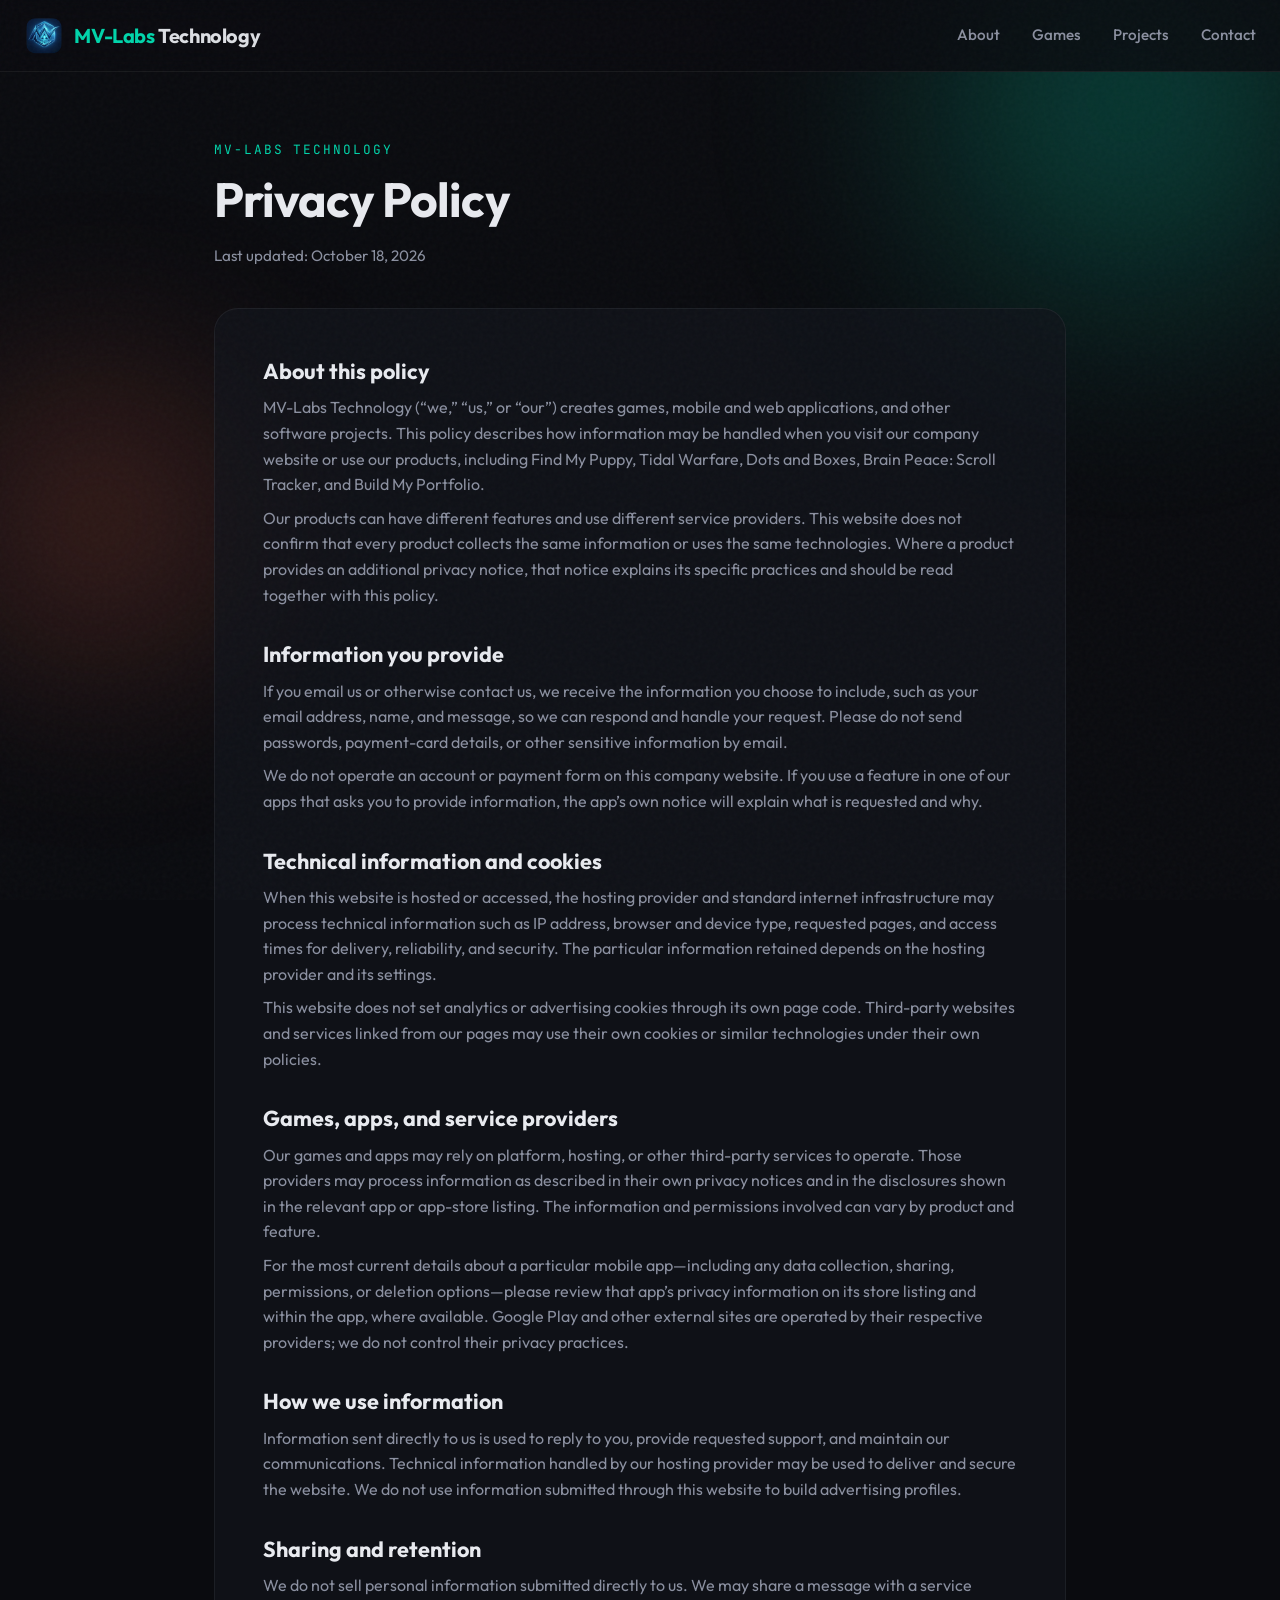
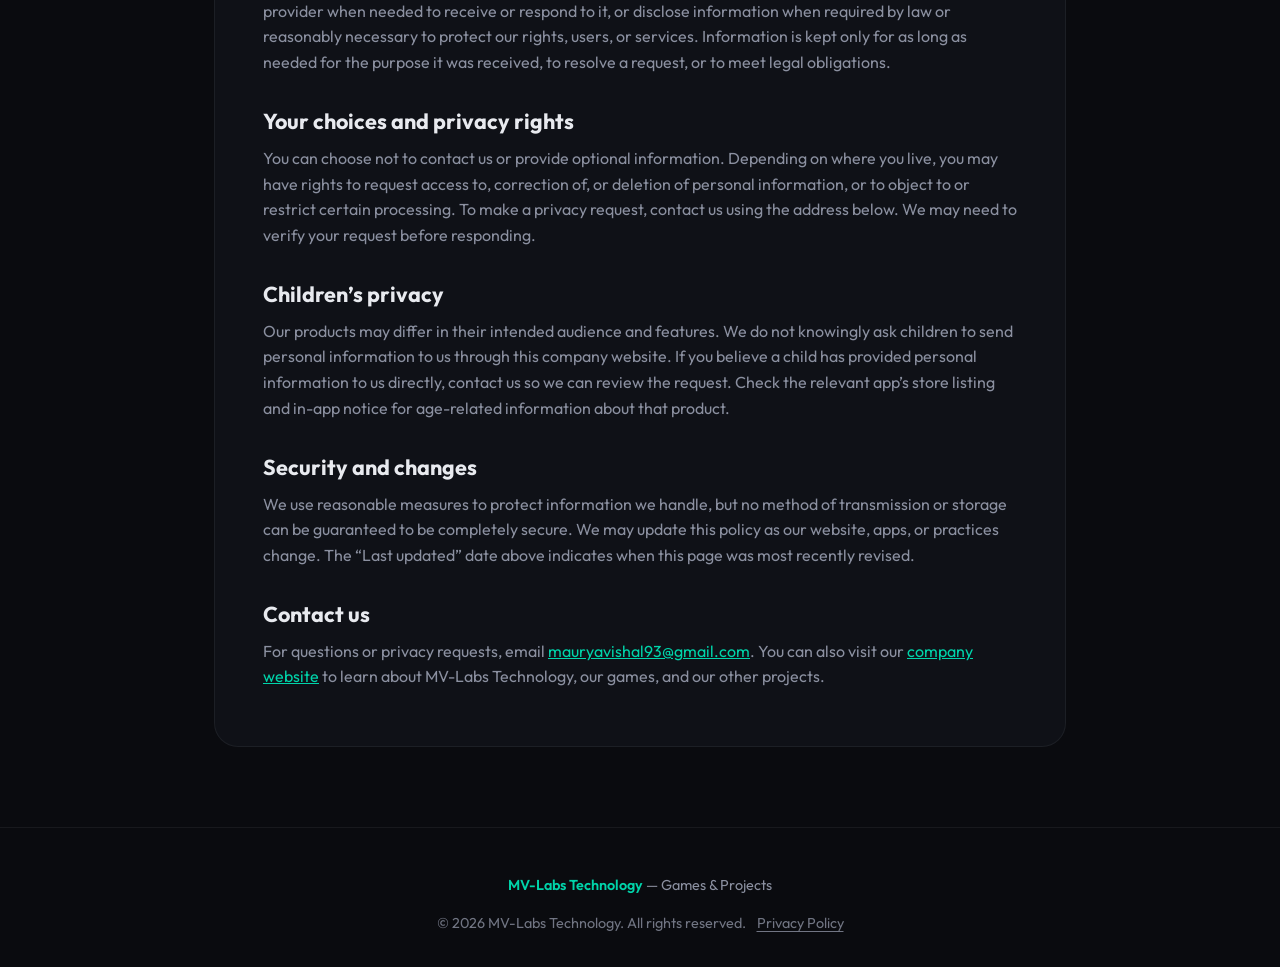
<file: privacy.html>
<!DOCTYPE html>
<html lang="en">
<head>
  <meta charset="UTF-8">
  <meta name="viewport" content="width=device-width, initial-scale=1.0">
  <title>Privacy Policy — MV-Labs Technology</title>
  <meta name="description" content="Learn how MV-Labs Technology handles information across our website, games, and apps.">
  <link rel="preconnect" href="https://fonts.googleapis.com">
  <link rel="preconnect" href="https://fonts.gstatic.com" crossorigin>
  <link href="https://fonts.googleapis.com/css2?family=Outfit:wght@300;400;500;600;700;800&family=JetBrains+Mono:wght@400;500&display=swap" rel="stylesheet">
  <link rel="stylesheet" href="styles.css">
  <link rel="icon" type="image/png" href="assets/logo.png">
</head>
<body>
  <div class="noise"></div>
  <div class="gradient-orb gradient-orb-1"></div>
  <div class="gradient-orb gradient-orb-2"></div>

  <header class="header">
    <a href="index.html" class="logo">
      <img src="assets/logo.png" alt="MV-Labs Technology" class="logo-img" width="40" height="40">
      <span class="logo-text"><span class="logo-accent">MV-Labs</span><span class="logo-rest"> Technology</span></span>
    </a>
    <nav class="nav">
      <a href="index.html#about">About</a>
      <a href="index.html#games">Games</a>
      <a href="index.html#projects">Projects</a>
      <a href="index.html#contact">Contact</a>
    </nav>
    <button class="menu-toggle" aria-label="Toggle menu" aria-expanded="false">
      <span></span><span></span><span></span>
    </button>
  </header>

  <main class="policy-page">
    <div class="policy-heading">
      <span class="section-label">MV-Labs Technology</span>
      <h1 class="section-title">Privacy Policy</h1>
      <p class="policy-updated">Last updated: October 18, 2026</p>
    </div>

    <div class="policy-content">
      <section>
        <h2>About this policy</h2>
        <p>MV-Labs Technology (“we,” “us,” or “our”) creates games, mobile and web applications, and other software projects. This policy describes how information may be handled when you visit our company website or use our products, including Find My Puppy, Tidal Warfare, Dots and Boxes, Brain Peace: Scroll Tracker, and Build My Portfolio.</p>
        <p>Our products can have different features and use different service providers. This website does not confirm that every product collects the same information or uses the same technologies. Where a product provides an additional privacy notice, that notice explains its specific practices and should be read together with this policy.</p>
      </section>

      <section>
        <h2>Information you provide</h2>
        <p>If you email us or otherwise contact us, we receive the information you choose to include, such as your email address, name, and message, so we can respond and handle your request. Please do not send passwords, payment-card details, or other sensitive information by email.</p>
        <p>We do not operate an account or payment form on this company website. If you use a feature in one of our apps that asks you to provide information, the app’s own notice will explain what is requested and why.</p>
      </section>

      <section>
        <h2>Technical information and cookies</h2>
        <p>When this website is hosted or accessed, the hosting provider and standard internet infrastructure may process technical information such as IP address, browser and device type, requested pages, and access times for delivery, reliability, and security. The particular information retained depends on the hosting provider and its settings.</p>
        <p>This website does not set analytics or advertising cookies through its own page code. Third-party websites and services linked from our pages may use their own cookies or similar technologies under their own policies.</p>
      </section>

      <section>
        <h2>Games, apps, and service providers</h2>
        <p>Our games and apps may rely on platform, hosting, or other third-party services to operate. Those providers may process information as described in their own privacy notices and in the disclosures shown in the relevant app or app-store listing. The information and permissions involved can vary by product and feature.</p>
        <p>For the most current details about a particular mobile app—including any data collection, sharing, permissions, or deletion options—please review that app’s privacy information on its store listing and within the app, where available. Google Play and other external sites are operated by their respective providers; we do not control their privacy practices.</p>
      </section>

      <section>
        <h2>How we use information</h2>
        <p>Information sent directly to us is used to reply to you, provide requested support, and maintain our communications. Technical information handled by our hosting provider may be used to deliver and secure the website. We do not use information submitted through this website to build advertising profiles.</p>
      </section>

      <section>
        <h2>Sharing and retention</h2>
        <p>We do not sell personal information submitted directly to us. We may share a message with a service provider when needed to receive or respond to it, or disclose information when required by law or reasonably necessary to protect our rights, users, or services. Information is kept only for as long as needed for the purpose it was received, to resolve a request, or to meet legal obligations.</p>
      </section>

      <section>
        <h2>Your choices and privacy rights</h2>
        <p>You can choose not to contact us or provide optional information. Depending on where you live, you may have rights to request access to, correction of, or deletion of personal information, or to object to or restrict certain processing. To make a privacy request, contact us using the address below. We may need to verify your request before responding.</p>
      </section>

      <section>
        <h2>Children’s privacy</h2>
        <p>Our products may differ in their intended audience and features. We do not knowingly ask children to send personal information to us through this company website. If you believe a child has provided personal information to us directly, contact us so we can review the request. Check the relevant app’s store listing and in-app notice for age-related information about that product.</p>
      </section>

      <section>
        <h2>Security and changes</h2>
        <p>We use reasonable measures to protect information we handle, but no method of transmission or storage can be guaranteed to be completely secure. We may update this policy as our website, apps, or practices change. The “Last updated” date above indicates when this page was most recently revised.</p>
      </section>

      <section>
        <h2>Contact us</h2>
        <p>For questions or privacy requests, email <a href="mailto:mauryavishal93@gmail.com">mauryavishal93@gmail.com</a>. You can also visit our <a href="index.html">company website</a> to learn about MV-Labs Technology, our games, and our other projects.</p>
      </section>
    </div>
  </main>

  <footer class="footer">
    <p><span class="logo-inline">MV-Labs Technology</span> — Games &amp; Projects</p>
    <p class="footer-copy">© 2026 MV-Labs Technology. All rights reserved. <a href="privacy.html" aria-current="page">Privacy Policy</a></p>
  </footer>

  <script src="script.js"></script>
</body>
</html>
</file>
<file: styles.css>
/* ===== Variables ===== */
:root {
  --bg: #0a0b0f;
  --bg-card: rgba(18, 20, 28, 0.7);
  --bg-card-hover: rgba(28, 32, 44, 0.85);
  --text: #e8eaef;
  --text-muted: #8b90a0;
  --accent: #00d4aa;
  --accent-dim: rgba(0, 212, 170, 0.15);
  --accent-warm: #ff6b4a;
  --accent-warm-dim: rgba(255, 107, 74, 0.12);
  --border: rgba(255, 255, 255, 0.06);
  --font: 'Outfit', system-ui, sans-serif;
  --font-mono: 'JetBrains Mono', monospace;
  --radius: 16px;
  --radius-lg: 24px;
  --header-h: 72px;
}

/* ===== Reset & Base ===== */
*, *::before, *::after { box-sizing: border-box; }
html { scroll-behavior: smooth; }
body {
  margin: 0;
  font-family: var(--font);
  background: var(--bg);
  color: var(--text);
  line-height: 1.6;
  overflow-x: hidden;
  min-height: 100vh;
}

/* Subtle noise overlay */
.noise {
  position: fixed;
  inset: 0;
  pointer-events: none;
  z-index: 1000;
  opacity: 0.03;
  background-image: url("data:image/svg+xml,%3Csvg viewBox='0 0 256 256' xmlns='http://www.w3.org/2000/svg'%3E%3Cfilter id='n'%3E%3CfeTurbulence type='fractalNoise' baseFrequency='0.9' numOctaves='4' stitchTiles='stitch'/%3E%3C/filter%3E%3Crect width='100%25' height='100%25' filter='url(%23n)'/%3E%3C/svg%3E");
}

/* Ambient gradient orbs */
.gradient-orb {
  position: fixed;
  border-radius: 50%;
  filter: blur(100px);
  opacity: 0.35;
  pointer-events: none;
  z-index: 0;
}
.gradient-orb-1 {
  width: 600px;
  height: 600px;
  background: radial-gradient(circle, var(--accent) 0%, transparent 70%);
  top: -200px;
  right: -150px;
}
.gradient-orb-2 {
  width: 400px;
  height: 400px;
  background: radial-gradient(circle, var(--accent-warm) 0%, transparent 70%);
  bottom: 20%;
  left: -100px;
}
.gradient-orb-3 {
  width: 300px;
  height: 300px;
  background: radial-gradient(circle, #6366f1 0%, transparent 70%);
  bottom: -80px;
  right: 20%;
  opacity: 0.2;
}

/* ===== Layout ===== */
main { position: relative; z-index: 1; }
.section {
  padding: clamp(4rem, 10vw, 7rem) 1.5rem;
  max-width: 1200px;
  margin: 0 auto;
  opacity: 0;
  transform: translateY(24px);
  transition: opacity 0.6s ease, transform 0.6s ease;
}
.section.is-visible {
  opacity: 1;
  transform: translateY(0);
}
.section-inner { max-width: 100%; }
.section-label {
  display: inline-block;
  font-family: var(--font-mono);
  font-size: 0.8rem;
  letter-spacing: 0.15em;
  text-transform: uppercase;
  color: var(--accent);
  margin-bottom: 0.75rem;
}
.section-title {
  font-size: clamp(2rem, 5vw, 3rem);
  font-weight: 700;
  letter-spacing: -0.02em;
  margin: 0 0 1rem;
  line-height: 1.15;
}
.section-desc {
  color: var(--text-muted);
  font-size: 1.1rem;
  max-width: 560px;
  margin: 0 0 2.5rem;
}

/* ===== Header ===== */
.header {
  position: fixed;
  top: 0;
  left: 0;
  right: 0;
  height: var(--header-h);
  display: flex;
  align-items: center;
  justify-content: space-between;
  padding: 0 1.5rem;
  background: rgba(10, 11, 15, 0.8);
  backdrop-filter: blur(12px);
  border-bottom: 1px solid var(--border);
  z-index: 100;
}
.logo {
  display: inline-flex;
  align-items: center;
  gap: 0.65rem;
  text-decoration: none;
  color: var(--text);
  font-weight: 700;
  font-size: 1.25rem;
  letter-spacing: -0.02em;
}
.logo-img {
  display: block;
  width: 40px;
  height: 40px;
  object-fit: contain;
  border-radius: 10px;
  flex-shrink: 0;
}
.logo-text { display: inline-block; }
.logo-accent { color: var(--accent); }
.logo-rest { opacity: 0.95; }
.nav {
  display: flex;
  gap: 2rem;
}
.nav a {
  color: var(--text-muted);
  text-decoration: none;
  font-size: 0.95rem;
  font-weight: 500;
  transition: color 0.2s;
}
.nav a:hover { color: var(--accent); }
.menu-toggle {
  display: none;
  flex-direction: column;
  gap: 5px;
  background: none;
  border: none;
  cursor: pointer;
  padding: 8px;
}
.menu-toggle span {
  width: 22px;
  height: 2px;
  background: var(--text);
  border-radius: 1px;
}

/* ===== Hero ===== */
.hero {
  min-height: 100vh;
  display: flex;
  flex-direction: column;
  justify-content: center;
  padding-top: var(--header-h);
  padding-bottom: 4rem;
  padding-left: clamp(1.5rem, 6vw, 4rem);
  padding-right: clamp(1.5rem, 6vw, 4rem);
}
.hero-inner {
  max-width: 1200px;
  margin: 0 auto;
  width: 100%;
  position: relative;
  padding-left: clamp(1.25rem, 4vw, 2.5rem);
  border-left: 3px solid rgba(0, 212, 170, 0.4);
}
.hero-tag {
  font-family: var(--font-mono);
  font-size: 0.85rem;
  letter-spacing: 0.2em;
  text-transform: uppercase;
  color: var(--accent);
  margin: 0 0 1rem;
  opacity: 0;
  animation: fadeUp 0.8s ease forwards;
}
.hero-title {
  font-size: clamp(3rem, 12vw, 6.5rem);
  font-weight: 800;
  letter-spacing: -0.04em;
  line-height: 1.05;
  margin: 0 0 1.5rem;
  overflow: hidden;
}
.hero-title .line {
  display: block;
  opacity: 0;
  transform: translateY(1.2em);
  animation: fadeUp 0.9s cubic-bezier(0.22, 1, 0.36, 1) forwards;
}
.hero-title .line:nth-child(1) { animation-delay: 0.15s; }
.hero-title .line:nth-child(2) { animation-delay: 0.3s; }
.hero-title .line:nth-child(3) { animation-delay: 0.45s; }
.hero-title .accent { color: var(--accent); }
.hero-desc {
  font-size: 1.2rem;
  color: var(--text-muted);
  max-width: 480px;
  margin: 0 0 2rem;
  opacity: 0;
  animation: fadeUp 0.8s ease 0.5s forwards;
}
.cta-primary {
  display: inline-flex;
  align-items: center;
  gap: 0.6rem;
  padding: 1rem 1.75rem;
  background: var(--accent);
  color: var(--bg);
  text-decoration: none;
  font-weight: 600;
  font-size: 1rem;
  border-radius: var(--radius);
  transition: transform 0.2s, box-shadow 0.2s;
  opacity: 0;
  animation: fadeUp 0.8s ease 0.65s forwards;
}
.cta-primary:hover {
  transform: translateY(-2px);
  box-shadow: 0 12px 32px rgba(0, 212, 170, 0.35);
}
.cta-primary svg { flex-shrink: 0; }

@keyframes fadeUp {
  to {
    opacity: 1;
    transform: translateY(0);
  }
}

/* ===== About ===== */
.about-grid {
  display: grid;
  grid-template-columns: repeat(auto-fit, minmax(260px, 1fr));
  gap: 1.5rem;
  margin-top: 2rem;
}
.about-card {
  padding: 1.75rem;
  background: var(--bg-card);
  border: 1px solid var(--border);
  border-radius: var(--radius-lg);
  transition: background 0.3s, border-color 0.3s, transform 0.3s;
}
.about-card:hover {
  background: var(--bg-card-hover);
  border-color: rgba(0, 212, 170, 0.2);
  transform: translateY(-4px);
}
.about-icon {
  font-size: 1.5rem;
  color: var(--accent);
  margin-bottom: 1rem;
  opacity: 0.9;
}
.about-card h3 {
  font-size: 1.2rem;
  font-weight: 600;
  margin: 0 0 0.5rem;
}
.about-card p {
  margin: 0;
  color: var(--text-muted);
  font-size: 0.95rem;
}

/* ===== Games ===== */
.games-grid {
  display: grid;
  grid-template-columns: repeat(auto-fit, minmax(320px, 1fr));
  gap: 1.5rem;
}
.game-card {
  position: relative;
  border-radius: var(--radius-lg);
  overflow: hidden;
  border: 1px solid var(--border);
  min-height: 320px;
  transition: transform 0.3s, box-shadow 0.3s;
}
.game-card:hover {
  transform: translateY(-6px);
  box-shadow: 0 24px 48px rgba(0, 0, 0, 0.4);
}
.game-card-bg {
  position: absolute;
  inset: 0;
  opacity: 0.4;
  transition: opacity 0.4s;
}
.game-card[data-game="puppy"] .game-card-bg {
  background: linear-gradient(135deg, #0d9488 0%, #0f766e 50%, #134e4a 100%);
}
.game-card[data-game="tidal"] .game-card-bg {
  background: linear-gradient(135deg, #1e3a5f 0%, #0c4a6e 50%, #0e7490 100%);
}
.game-card[data-game="dots"] .game-card-bg {
  background: linear-gradient(135deg, #312e81 0%, #1d4ed8 45%, #06b6d4 100%);
}
.game-card[data-game="brain-peace"] .game-card-bg {
  background: linear-gradient(135deg, #4338ca 0%, #7c3aed 50%, #c026d3 100%);
}
.game-card:hover .game-card-bg { opacity: 0.55; }
.game-card-content {
  position: relative;
  padding: 2rem;
  height: 100%;
  display: flex;
  flex-direction: column;
  justify-content: flex-end;
  background: linear-gradient(to top, rgba(10, 11, 15, 0.95) 0%, rgba(10, 11, 15, 0.4) 50%, transparent 100%);
}
.game-badge {
  display: inline-block;
  align-self: flex-start;
  padding: 0.35rem 0.75rem;
  font-family: var(--font-mono);
  font-size: 0.7rem;
  letter-spacing: 0.1em;
  text-transform: uppercase;
  background: var(--accent-dim);
  color: var(--accent);
  border-radius: 999px;
  margin-bottom: 1rem;
}
.game-card h3 {
  font-size: 1.6rem;
  font-weight: 700;
  margin: 0 0 0.5rem;
}
.game-card p {
  margin: 0 0 1rem;
  color: var(--text-muted);
  font-size: 0.95rem;
  flex-grow: 1;
}
.game-links {
  display: flex;
  flex-wrap: wrap;
  align-items: center;
  gap: 0.75rem 1.25rem;
}
.play-web {
  display: inline-flex;
  align-items: center;
  padding: 0.6rem 1.1rem;
  background: rgba(255, 255, 255, 0.1);
  color: var(--text);
  text-decoration: none;
  font-size: 0.9rem;
  font-weight: 600;
  border-radius: var(--radius);
  border: 1px solid rgba(255, 255, 255, 0.15);
  transition: background 0.2s, border-color 0.2s, color 0.2s;
}
.play-web:hover {
  background: var(--accent-dim);
  border-color: var(--accent);
  color: var(--accent);
}
.play-badge {
  display: inline-block;
  transition: transform 0.2s, opacity 0.2s;
}
.play-badge:hover {
  transform: scale(1.05);
  opacity: 0.95;
}
.play-badge img {
  display: block;
  height: 52px;
  width: auto;
  max-width: 180px;
}

/* ===== Projects ===== */
.projects-grid {
  display: grid;
  grid-template-columns: repeat(auto-fit, minmax(280px, 1fr));
  gap: 1.5rem;
}
.project-card {
  padding: 2rem;
  background: var(--bg-card);
  border: 1px solid var(--border);
  border-radius: var(--radius-lg);
  transition: background 0.3s, border-color 0.3s, transform 0.3s;
}
.project-card:hover {
  background: var(--bg-card-hover);
  border-color: rgba(255, 107, 74, 0.15);
  transform: translateY(-4px);
}
.featured-project {
  position: relative;
  overflow: hidden;
  background:
    radial-gradient(ellipse at 100% 0%, rgba(255, 107, 74, 0.28), transparent 52%),
    radial-gradient(ellipse at 0% 100%, rgba(99, 102, 241, 0.24), transparent 55%),
    linear-gradient(135deg, rgba(0, 212, 170, 0.16), rgba(18, 20, 28, 0.88) 58%);
  border-color: rgba(0, 212, 170, 0.3);
  box-shadow: 0 12px 36px rgba(0, 212, 170, 0.08);
}
.featured-project:hover {
  background:
    radial-gradient(ellipse at 100% 0%, rgba(255, 107, 74, 0.36), transparent 52%),
    radial-gradient(ellipse at 0% 100%, rgba(99, 102, 241, 0.3), transparent 55%),
    linear-gradient(135deg, rgba(0, 212, 170, 0.22), rgba(28, 32, 44, 0.92) 58%);
  border-color: rgba(0, 212, 170, 0.55);
}
.featured-project .project-number {
  color: var(--accent);
  opacity: 0.9;
}
.featured-project h3 {
  font-size: 1.45rem;
}
.featured-project p {
  margin-bottom: 1.25rem;
}
.featured-project-link {
  background: linear-gradient(100deg, var(--accent), #62e6c4);
  border-color: transparent;
  color: #071410;
}
.featured-project-link:hover {
  background: linear-gradient(100deg, #62e6c4, #a1f1de);
  border-color: transparent;
  color: #071410;
}
.project-number {
  font-family: var(--font-mono);
  font-size: 2rem;
  font-weight: 500;
  color: var(--accent-warm);
  opacity: 0.6;
  margin-bottom: 0.75rem;
}
.project-card h3 {
  font-size: 1.25rem;
  font-weight: 600;
  margin: 0 0 0.5rem;
}
.project-card p {
  margin: 0;
  color: var(--text-muted);
  font-size: 0.95rem;
}
.project-card .play-web { margin-top: 1rem; }

/* ===== Contact ===== */
.contact {
  padding-bottom: 4rem;
}
.contact-inner {
  text-align: center;
}
.contact-inner .section-title { margin-bottom: 0.5rem; }
.contact-inner p {
  color: var(--text-muted);
  margin: 0 0 1.5rem;
}
.contact-links {
  display: flex;
  flex-wrap: wrap;
  justify-content: center;
  gap: 1rem;
}
.contact-link {
  color: var(--accent);
  text-decoration: none;
  font-weight: 500;
  padding: 0.75rem 1.25rem;
  border: 1px solid rgba(0, 212, 170, 0.3);
  border-radius: var(--radius);
  transition: background 0.2s, border-color 0.2s;
}
.contact-link:hover {
  background: var(--accent-dim);
  border-color: var(--accent);
}

/* ===== Footer ===== */
.footer {
  padding: 2rem 1.5rem;
  text-align: center;
  border-top: 1px solid var(--border);
  color: var(--text-muted);
  font-size: 0.9rem;
}
.logo-inline { color: var(--accent); font-weight: 600; }
.footer-copy { margin: 0.5rem 0 0; opacity: 0.8; }
.footer-copy a {
  color: var(--text-muted);
  margin-left: 0.5rem;
  text-decoration: underline;
  text-underline-offset: 0.2em;
  transition: color 0.2s;
}
.footer-copy a:hover { color: var(--accent); }

/* ===== Privacy policy ===== */
.policy-page {
  position: relative;
  z-index: 1;
  max-width: 900px;
  margin: 0 auto;
  padding: calc(var(--header-h) + 4rem) 1.5rem 5rem;
}
.policy-heading { margin-bottom: 2.5rem; }
.policy-heading .section-label { margin-bottom: 0.75rem; }
.policy-updated {
  color: var(--text-muted);
  font-size: 0.95rem;
}
.policy-content {
  padding: clamp(1.5rem, 5vw, 3rem);
  background: var(--bg-card);
  border: 1px solid var(--border);
  border-radius: var(--radius-lg);
}
.policy-content section + section { margin-top: 2rem; }
.policy-content h2 {
  margin: 0 0 0.65rem;
  font-size: 1.35rem;
  line-height: 1.3;
}
.policy-content p,
.policy-content li {
  color: var(--text-muted);
}
.policy-content p { margin: 0.5rem 0; }
.policy-content ul { padding-left: 1.4rem; }
.policy-content a { color: var(--accent); }

/* ===== Mobile ===== */
@media (max-width: 768px) {
  .nav {
    position: fixed;
    top: var(--header-h);
    left: 0;
    right: 0;
    flex-direction: column;
    padding: 1.5rem;
    background: rgba(10, 11, 15, 0.98);
    border-bottom: 1px solid var(--border);
    gap: 1rem;
    transform: translateY(-100%);
    opacity: 0;
    visibility: hidden;
    transition: transform 0.3s, opacity 0.3s, visibility 0.3s;
  }
  .nav.is-open {
    transform: translateY(0);
    opacity: 1;
    visibility: visible;
  }
  .menu-toggle { display: flex; }
  .hero-title { font-size: clamp(2.5rem, 11vw, 4rem); }
  .games-grid { grid-template-columns: 1fr; }
}
</file>
